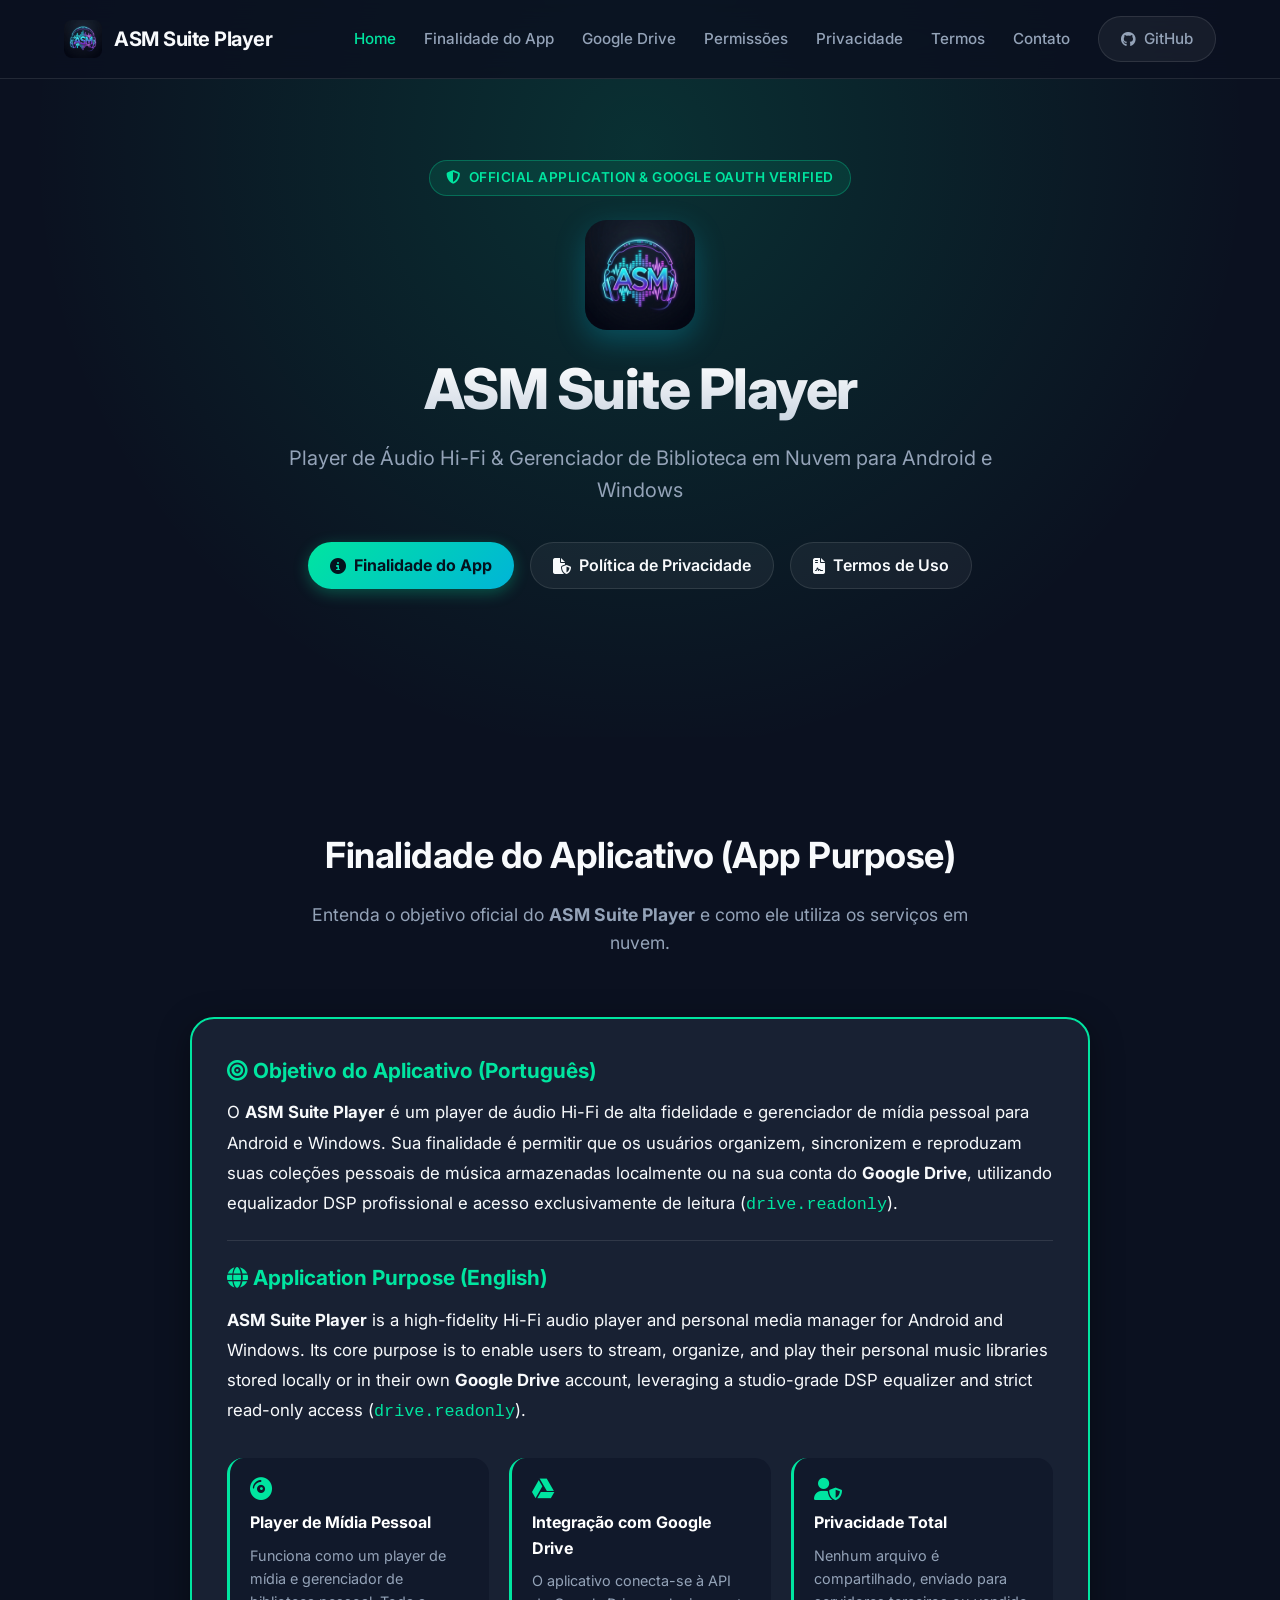
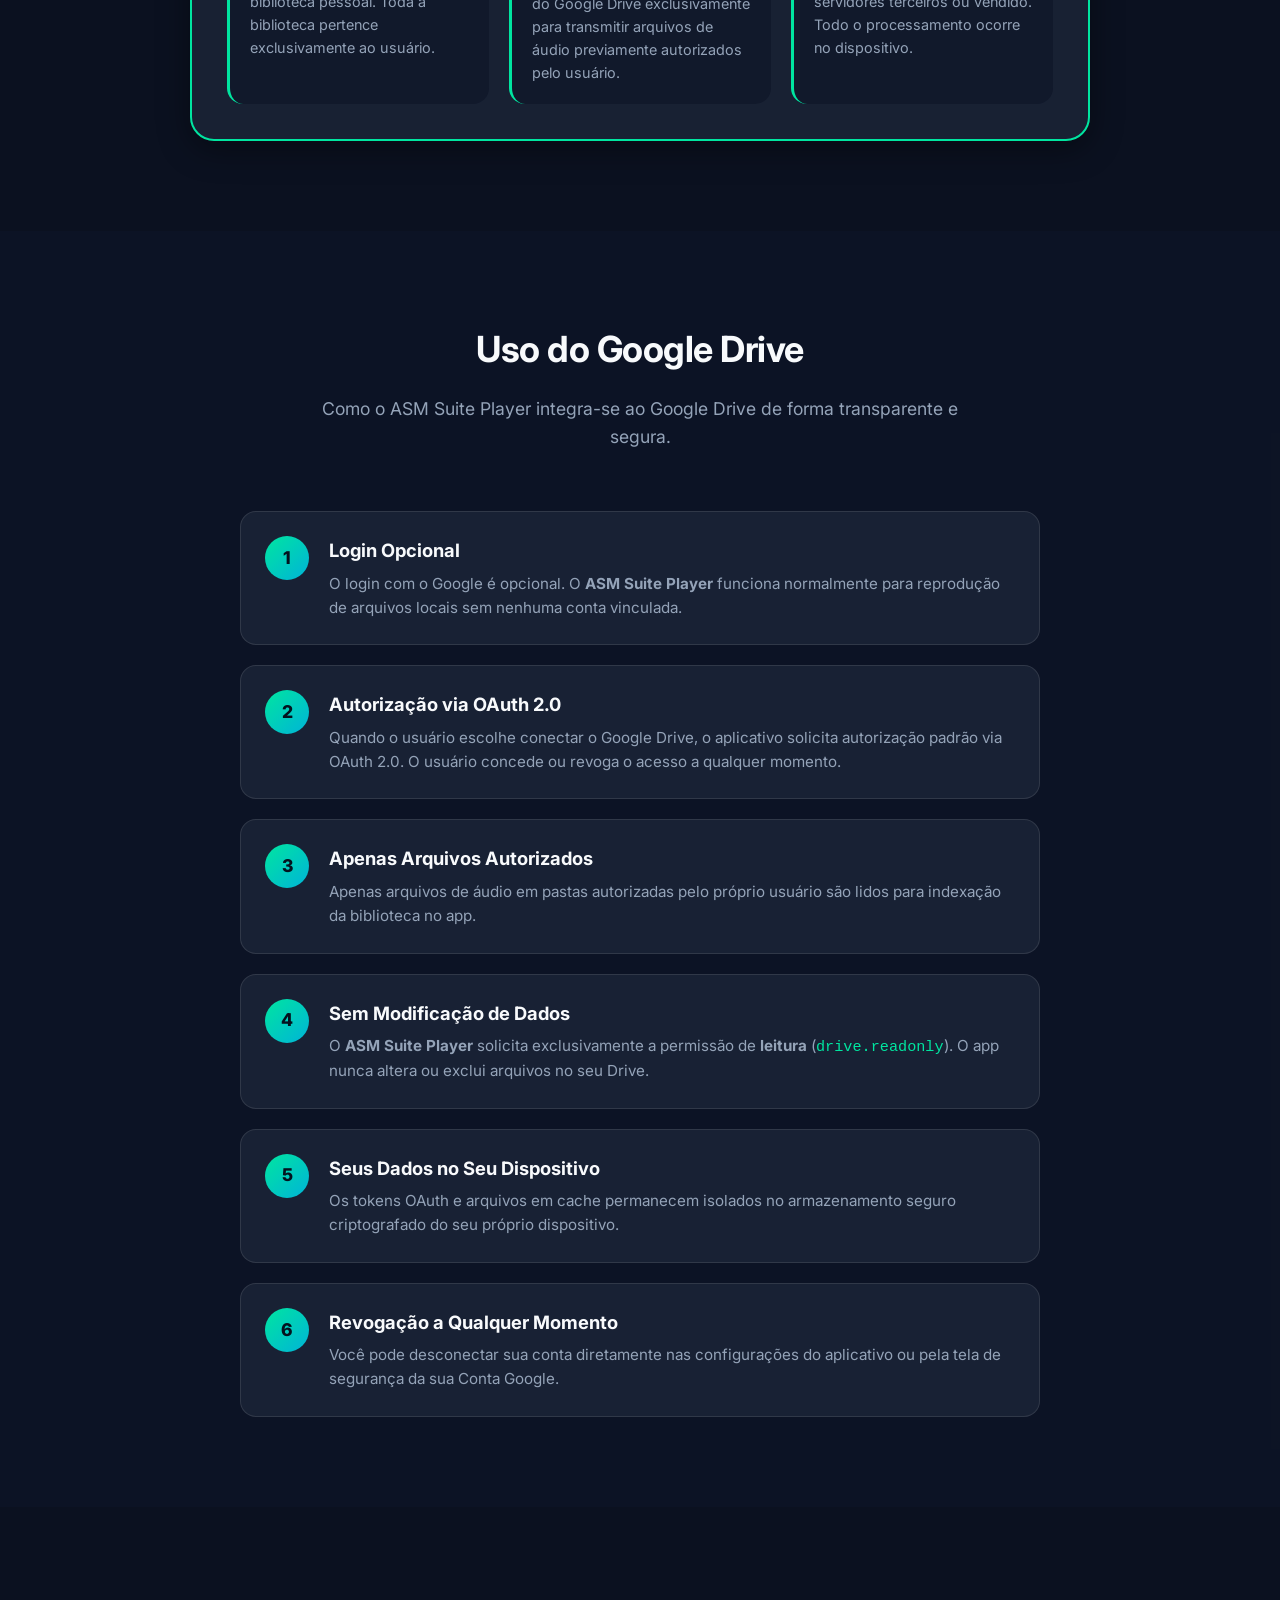
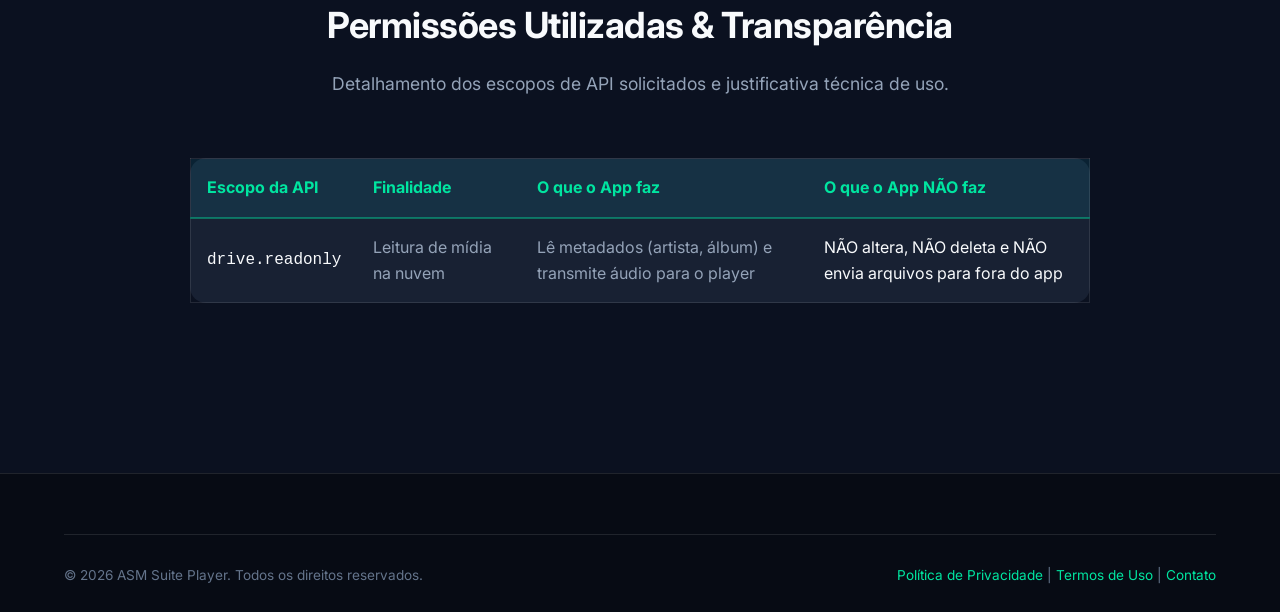
<file: index.html>
<!DOCTYPE html>
<html lang="pt-BR">
<head>
  <meta charset="UTF-8">
  <meta name="viewport" content="width=device-width, initial-scale=1.0">
  <title>ASM Suite Player</title>
  <meta name="description" content="ASM Suite Player é um aplicativo de áudio Hi-Fi para Android e Windows. Permite reproduzir e organizar sua biblioteca de músicas locais e do Google Drive.">
  <meta name="keywords" content="ASM Suite Player, Google Drive music player, Hi-Fi audio player, FLAC player, DSP equalizer, offline cloud music">
  <meta name="author" content="ASM Suite Player">
  <meta name="robots" content="index, follow">

  <!-- Google Search Console Ownership Verification -->
  <meta name="google-site-verification" content="google3342b60c19189181">
  <meta name="google-site-verification" content="googlef283ab7d643a1a4c">
  <link rel="canonical" href="https://andersonfcanel.github.io/ASM-Suite-Player/">

  <!-- Open Graph / Meta Identidade Oficial -->
  <meta property="og:type" content="website">
  <meta property="og:url" content="https://andersonfcanel.github.io/ASM-Suite-Player/">
  <meta property="og:title" content="ASM Suite Player">
  <meta property="og:description" content="ASM Suite Player é um player de áudio Hi-Fi para Android e Windows que permite reproduzir sua biblioteca musical armazenada no Google Drive com acesso somente leitura.">
  <meta property="og:image" content="https://andersonfcanel.github.io/ASM-Suite-Player/assets/images/logo.png">

  <!-- Twitter Card -->
  <meta name="twitter:card" content="summary_large_image">
  <meta name="twitter:title" content="ASM Suite Player">
  <meta name="twitter:description" content="Player de áudio Hi-Fi com integração ao Google Drive. Reproduza sua biblioteca pessoal com qualidade lossless e equalizador DSP.">
  <meta name="twitter:image" content="https://andersonfcanel.github.io/ASM-Suite-Player/assets/images/logo.png">

  <!-- Favicons & Manifest -->
  <link rel="icon" type="image/png" href="assets/images/logo.png">
  <link rel="manifest" href="site.webmanifest">

  <!-- Fonts & Icons -->
  <link rel="preconnect" href="https://fonts.googleapis.com">
  <link rel="preconnect" href="https://fonts.gstatic.com" crossorigin>
  <link href="https://fonts.googleapis.com/css2?family=Inter:wght@400;500;600;700;800&display=swap" rel="stylesheet">
  <link rel="stylesheet" href="https://cdnjs.cloudflare.com/ajax/libs/font-awesome/6.4.0/css/all.min.css">

  <!-- Stylesheet -->
  <link rel="stylesheet" href="assets/css/style.css">

  <!-- JSON-LD Structured Data -->
  <script type="application/ld+json">
  {
    "@context": "https://schema.org",
    "@type": "SoftwareApplication",
    "name": "ASM Suite Player",
    "operatingSystem": "Android, Windows",
    "applicationCategory": "MultimediaApplication",
    "description": "ASM Suite Player é um aplicativo de áudio Hi-Fi e gerenciador de mídia para Android e Windows. Permite organizar e reproduzir sua biblioteca de áudio pessoal armazenada no Google Drive com acesso somente leitura (drive.readonly).",
    "url": "https://andersonfcanel.github.io/ASM-Suite-Player/",
    "logo": "https://andersonfcanel.github.io/ASM-Suite-Player/assets/images/logo.png",
    "image": "https://andersonfcanel.github.io/ASM-Suite-Player/assets/images/logo.png",
    "author": {
      "@type": "Person",
      "name": "Anderson F. Canel"
    },
    "offers": {
      "@type": "Offer",
      "price": "0",
      "priceCurrency": "BRL"
    },
    "sameAs": [
      "https://github.com/AndersonFCanel/ASM-Suite-Player"
    ]
  }
  </script>
</head>
<body>

  <!-- Navigation Bar -->
  <header class="navbar">
    <div class="container nav-container">
      <a href="index.html" class="brand-logo">
        <img src="assets/images/logo.png" alt="ASM Suite Player Official Logo" width="40" height="40">
        <span>ASM Suite Player</span>
      </a>

      <button class="mobile-toggle" id="mobileToggle" aria-label="Toggle Navigation">
        <i class="fa-solid fa-bars"></i>
      </button>

      <ul class="nav-links" id="navLinks">
        <li><a href="index.html" class="active">Home</a></li>
        <li><a href="#purpose">Finalidade do App</a></li>
        <li><a href="#google-drive-usage">Google Drive</a></li>
        <li><a href="#permissions">Permissões</a></li>
        <li><a href="privacy.html">Privacidade</a></li>
        <li><a href="terms.html">Termos</a></li>
        <li><a href="contact.html">Contato</a></li>
        <li>
          <a href="https://github.com/AndersonFCanel/ASM-Suite-Player" target="_blank" rel="noopener" class="btn-outline">
            <i class="fa-brands fa-github"></i> GitHub
          </a>
        </li>
      </ul>
    </div>
  </header>

  <!-- Hero Section -->
  <section class="hero">
    <div class="container">
      <div class="hero-badge">
        <i class="fa-solid fa-shield-halved"></i> Official Application &amp; Google OAuth Verified
      </div>

      <div style="margin-bottom: 20px;">
        <img src="assets/images/logo.png" alt="ASM Suite Player Logo" style="width: 110px; height: 110px; border-radius: 22px; box-shadow: 0 10px 30px rgba(6, 182, 212, 0.3);">
      </div>

      <h1 class="hero-title">ASM Suite Player</h1>
      <p class="hero-subtitle">Player de Áudio Hi-Fi &amp; Gerenciador de Biblioteca em Nuvem para Android e Windows</p>

      <div class="hero-actions">
        <a href="#purpose" class="btn-cta">
          <i class="fa-solid fa-circle-info"></i> Finalidade do App
        </a>
        <a href="privacy.html" class="btn-outline">
          <i class="fa-solid fa-file-shield"></i> Política de Privacidade
        </a>
        <a href="terms.html" class="btn-outline">
          <i class="fa-solid fa-file-contract"></i> Termos de Uso
        </a>
      </div>
    </div>
  </section>

  <!-- ===== SEÇÃO 1: FINALIDADE DO APLICATIVO (APP PURPOSE) ===== -->
  <section class="section" id="purpose">
    <div class="container">
      <h2 class="section-title">Finalidade do Aplicativo (App Purpose)</h2>
      <p class="section-subtitle">
        Entenda o objetivo oficial do <strong>ASM Suite Player</strong> e como ele utiliza os serviços em nuvem.
      </p>

      <!-- Bloco Destacado Bilingue -->
      <div style="background: var(--bg-card); border: 2px solid var(--accent-cyan); border-radius: var(--radius-lg); padding: 35px; max-width: 900px; margin: 0 auto; box-shadow: 0 8px 32px rgba(0,0,0,0.4);" class="glassmorphism">
        
        <div style="border-bottom: 1px solid var(--border-color); padding-bottom: 20px; margin-bottom: 20px;">
          <h3 style="color: var(--accent-cyan); font-size: 1.3rem; margin: 0 0 10px;">
            <i class="fa-solid fa-bullseye"></i> Objetivo do Aplicativo (Português)
          </h3>
          <p style="color: var(--text-primary); font-size: 1.05rem; line-height: 1.8; margin: 0;">
            O <strong>ASM Suite Player</strong> é um player de áudio Hi-Fi de alta fidelidade e gerenciador de mídia pessoal para Android e Windows. 
            Sua finalidade é permitir que os usuários organizem, sincronizem e reproduzam suas coleções pessoais de música armazenadas localmente ou na sua conta do <strong>Google Drive</strong>, utilizando equalizador DSP profissional e acesso exclusivamente de leitura (<code style="color: var(--accent-cyan);">drive.readonly</code>).
          </p>
        </div>

        <div>
          <h3 style="color: var(--accent-cyan); font-size: 1.3rem; margin: 0 0 10px;">
            <i class="fa-solid fa-globe"></i> Application Purpose (English)
          </h3>
          <p style="color: var(--text-primary); font-size: 1.05rem; line-height: 1.8; margin: 0;">
            <strong>ASM Suite Player</strong> is a high-fidelity Hi-Fi audio player and personal media manager for Android and Windows. 
            Its core purpose is to enable users to stream, organize, and play their personal music libraries stored locally or in their own <strong>Google Drive</strong> account, leveraging a studio-grade DSP equalizer and strict read-only access (<code style="color: var(--accent-cyan);">drive.readonly</code>).
          </p>
        </div>

        <div style="display: grid; grid-template-columns: repeat(auto-fit, minmax(250px, 1fr)); gap: 20px; margin-top: 30px;">
          <div style="background: rgba(15,23,42,0.8); padding: 20px; border-radius: var(--radius-md); border-left: 3px solid var(--accent-cyan);">
            <i class="fa-solid fa-compact-disc" style="color: var(--accent-cyan); font-size: 1.4rem; margin-bottom: 10px;"></i>
            <h4 style="color: #fff; font-size: 1rem; margin: 0 0 8px;">Player de Mídia Pessoal</h4>
            <p style="color: var(--text-muted); font-size: 0.9rem; margin: 0; line-height: 1.6;">
              Funciona como um player de mídia e gerenciador de biblioteca pessoal. Toda a biblioteca pertence exclusivamente ao usuário.
            </p>
          </div>

          <div style="background: rgba(15,23,42,0.8); padding: 20px; border-radius: var(--radius-md); border-left: 3px solid var(--accent-cyan);">
            <i class="fa-brands fa-google-drive" style="color: var(--accent-cyan); font-size: 1.4rem; margin-bottom: 10px;"></i>
            <h4 style="color: #fff; font-size: 1rem; margin: 0 0 8px;">Integração com Google Drive</h4>
            <p style="color: var(--text-muted); font-size: 0.9rem; margin: 0; line-height: 1.6;">
              O aplicativo conecta-se à API do Google Drive exclusivamente para transmitir arquivos de áudio previamente autorizados pelo usuário.
            </p>
          </div>

          <div style="background: rgba(15,23,42,0.8); padding: 20px; border-radius: var(--radius-md); border-left: 3px solid var(--accent-cyan);">
            <i class="fa-solid fa-user-shield" style="color: var(--accent-cyan); font-size: 1.4rem; margin-bottom: 10px;"></i>
            <h4 style="color: #fff; font-size: 1rem; margin: 0 0 8px;">Privacidade Total</h4>
            <p style="color: var(--text-muted); font-size: 0.9rem; margin: 0; line-height: 1.6;">
              Nenhum arquivo é compartilhado, enviado para servidores terceiros ou vendido. Todo o processamento ocorre no dispositivo.
            </p>
          </div>
        </div>
      </div>
    </div>
  </section>

  <!-- ===== SEÇÃO 2: USO DO GOOGLE DRIVE ===== -->
  <section class="section" id="google-drive-usage" style="background: rgba(15, 23, 42, 0.5);">
    <div class="container">
      <h2 class="section-title">Uso do Google Drive</h2>
      <p class="section-subtitle">Como o ASM Suite Player integra-se ao Google Drive de forma transparente e segura.</p>

      <div class="workflow-steps">
        <div class="step-item">
          <div class="step-number">1</div>
          <div class="step-content">
            <h3>Login Opcional</h3>
            <p>O login com o Google é opcional. O <strong>ASM Suite Player</strong> funciona normalmente para reprodução de arquivos locais sem nenhuma conta vinculada.</p>
          </div>
        </div>

        <div class="step-item">
          <div class="step-number">2</div>
          <div class="step-content">
            <h3>Autorização via OAuth 2.0</h3>
            <p>Quando o usuário escolhe conectar o Google Drive, o aplicativo solicita autorização padrão via OAuth 2.0. O usuário concede ou revoga o acesso a qualquer momento.</p>
          </div>
        </div>

        <div class="step-item">
          <div class="step-number">3</div>
          <div class="step-content">
            <h3>Apenas Arquivos Autorizados</h3>
            <p>Apenas arquivos de áudio em pastas autorizadas pelo próprio usuário são lidos para indexação da biblioteca no app.</p>
          </div>
        </div>

        <div class="step-item">
          <div class="step-number">4</div>
          <div class="step-content">
            <h3>Sem Modificação de Dados</h3>
            <p>O <strong>ASM Suite Player</strong> solicita exclusivamente a permissão de <strong>leitura</strong> (<code style="color: var(--accent-cyan);">drive.readonly</code>). O app nunca altera ou exclui arquivos no seu Drive.</p>
          </div>
        </div>

        <div class="step-item">
          <div class="step-number">5</div>
          <div class="step-content">
            <h3>Seus Dados no Seu Dispositivo</h3>
            <p>Os tokens OAuth e arquivos em cache permanecem isolados no armazenamento seguro criptografado do seu próprio dispositivo.</p>
          </div>
        </div>

        <div class="step-item">
          <div class="step-number">6</div>
          <div class="step-content">
            <h3>Revogação a Qualquer Momento</h3>
            <p>Você pode desconectar sua conta diretamente nas configurações do aplicativo ou pela tela de segurança da sua Conta Google.</p>
          </div>
        </div>
      </div>
    </div>
  </section>

  <!-- ===== SEÇÃO 3: PERMISSÕES UTILIZADAS ===== -->
  <section class="section" id="permissions">
    <div class="container">
      <h2 class="section-title">Permissões Utilizadas &amp; Transparência</h2>
      <p class="section-subtitle">Detalhamento dos escopos de API solicitados e justificativa técnica de uso.</p>

      <div style="overflow-x: auto; max-width: 900px; margin: 0 auto;">
        <table style="width: 100%; border-collapse: collapse; background: var(--bg-card); border-radius: var(--radius-md); border: 1px solid var(--border-color);">
          <thead>
            <tr style="background: rgba(6, 182, 212, 0.1); text-align: left; border-bottom: 2px solid var(--border-active);">
              <th style="padding: 16px; color: var(--accent-cyan);">Escopo da API</th>
              <th style="padding: 16px; color: var(--accent-cyan);">Finalidade</th>
              <th style="padding: 16px; color: var(--accent-cyan);">O que o App faz</th>
              <th style="padding: 16px; color: var(--accent-cyan);">O que o App NÃO faz</th>
            </tr>
          </thead>
          <tbody>
            <tr style="border-bottom: 1px solid var(--border-color);">
              <td style="padding: 16px; font-family: monospace; color: var(--text-primary);">drive.readonly</td>
              <td style="padding: 16px; color: var(--text-muted);">Leitura de mídia na nuvem</td>
              <td style="padding: 16px; color: var(--text-muted);">Lê metadados (artista, álbum) e transmite áudio para o player</td>
              <td style="padding: 16px; color: var(--accent-red);">NÃO altera, NÃO deleta e NÃO envia arquivos para fora do app</td>
            </tr>
          </tbody>
        </table>
      </div>
    </div>
  </section>

  <!-- Footer -->
  <footer class="footer">
    <div class="container">
      <div class="footer-bottom">
        <div>&copy; 2026 ASM Suite Player. Todos os direitos reservados.</div>
        <div>
          <a href="privacy.html">Política de Privacidade</a> | 
          <a href="terms.html">Termos de Uso</a> | 
          <a href="contact.html">Contato</a>
        </div>
      </div>
    </div>
  </footer>

  <script src="assets/js/main.js"></script>
</body>
</html>
</file>
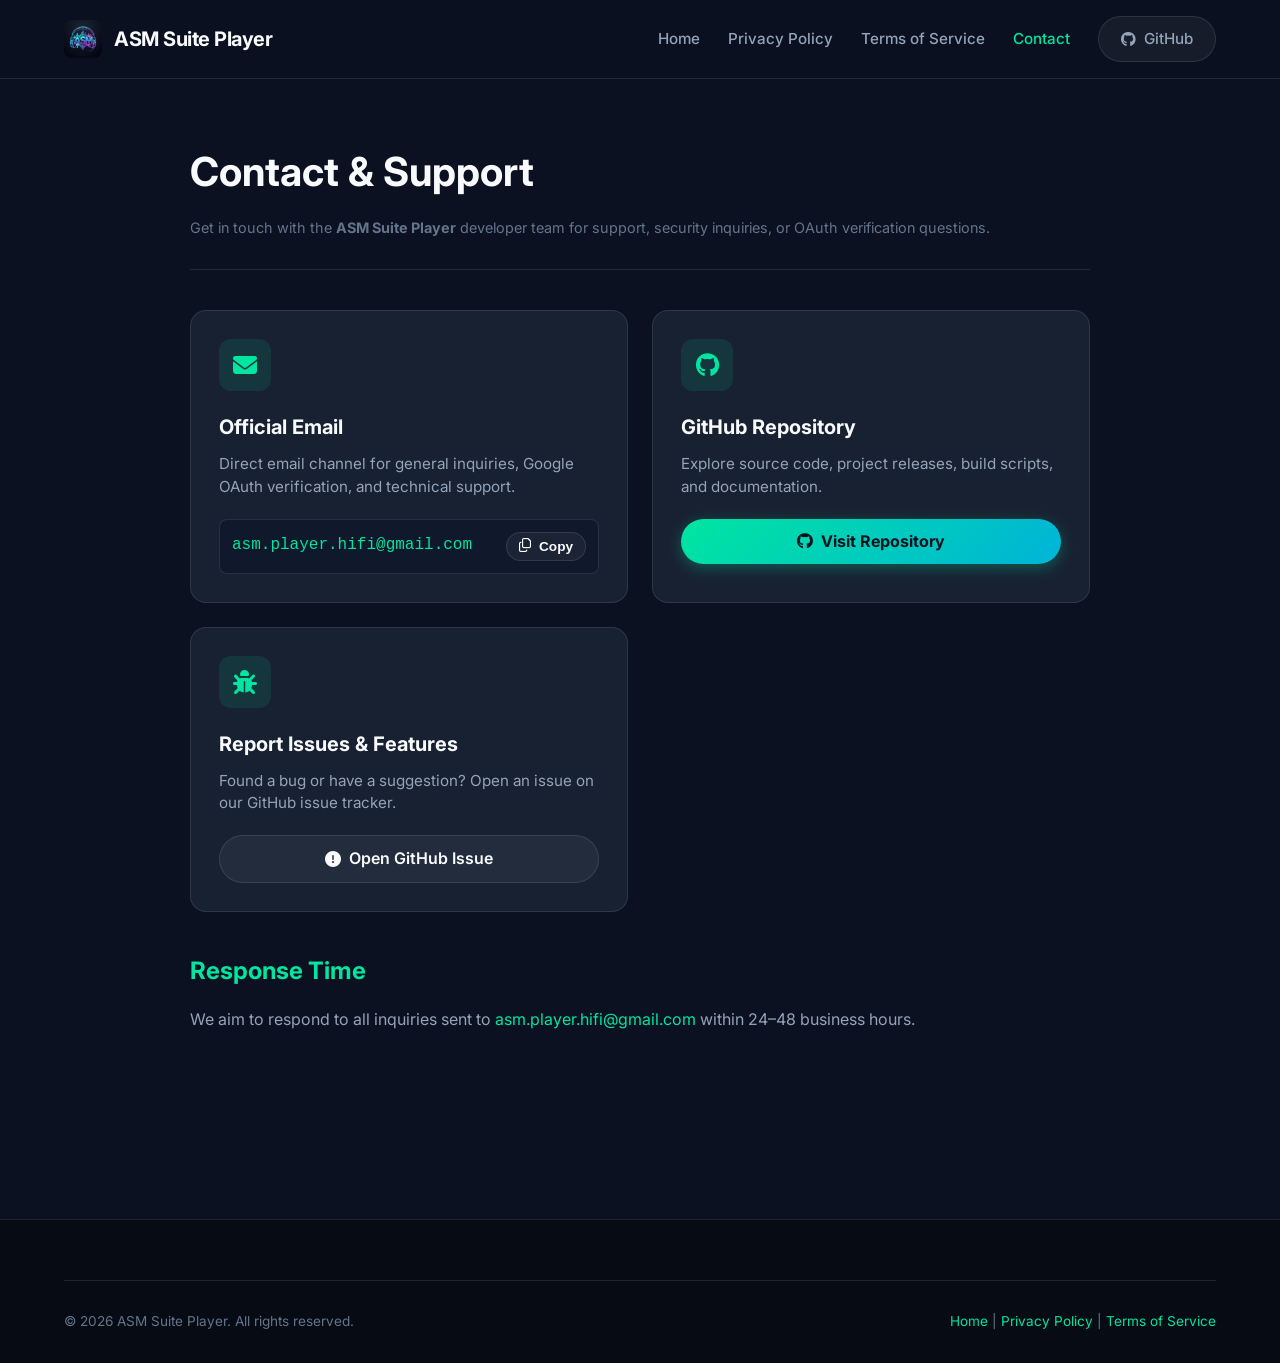
<file: contact.html>
<!DOCTYPE html>
<html lang="en">
<head>
  <meta charset="UTF-8">
  <meta name="viewport" content="width=device-width, initial-scale=1.0">
  <title>Contact & Support — ASM Suite Player</title>
  <meta name="description" content="Contact the ASM Suite Player development team, report issues on GitHub, or request support for Google Drive audio integration.">
  <meta name="robots" content="index, follow">
  <meta name="google-site-verification" content="google3342b60c19189181">
  <link rel="canonical" href="https://andersonfcanel.github.io/ASM-Suite-Player/contact.html">

  <link rel="icon" type="image/png" href="assets/images/logo.png">
  <link rel="manifest" href="site.webmanifest">

  <link rel="preconnect" href="https://fonts.googleapis.com">
  <link rel="preconnect" href="https://fonts.gstatic.com" crossorigin>
  <link href="https://fonts.googleapis.com/css2?family=Inter:wght@400;500;600;700;800&display=swap" rel="stylesheet">
  <link rel="stylesheet" href="https://cdnjs.cloudflare.com/ajax/libs/font-awesome/6.4.0/css/all.min.css">

  <link rel="stylesheet" href="assets/css/style.css">
</head>
<body>

  <!-- Navigation Bar -->
  <header class="navbar">
    <div class="container nav-container">
      <a href="index.html" class="brand-logo">
        <img src="assets/images/logo.png" alt="ASM Suite Player Logo">
        <span>ASM Suite Player</span>
      </a>

      <button class="mobile-toggle" id="mobileToggle" aria-label="Toggle Navigation">
        <i class="fa-solid fa-bars"></i>
      </button>

      <ul class="nav-links" id="navLinks">
        <li><a href="index.html">Home</a></li>
        <li><a href="privacy.html">Privacy Policy</a></li>
        <li><a href="terms.html">Terms of Service</a></li>
        <li><a href="contact.html" class="active">Contact</a></li>
        <li>
          <a href="https://github.com/AndersonFCanel/ASM-Suite-Player" target="_blank" rel="noopener" class="btn-outline">
            <i class="fa-brands fa-github"></i> GitHub
          </a>
        </li>
      </ul>
    </div>
  </header>

  <!-- Document Container -->
  <main class="container doc-container">
    <div class="doc-header">
      <h1>Contact & Support</h1>
      <p class="doc-meta">
        Get in touch with the <strong>ASM Suite Player</strong> developer team for support, security inquiries, or OAuth verification questions.
      </p>
    </div>

    <div class="grid-cards" style="margin-bottom: 40px;">
      <!-- Email Support Card -->
      <div class="card">
        <div class="card-icon"><i class="fa-solid fa-envelope"></i></div>
        <h3 class="card-title">Official Email</h3>
        <p class="card-desc" style="margin-bottom: 20px;">Direct email channel for general inquiries, Google OAuth verification, and technical support.</p>
        <div style="background: rgba(15, 23, 42, 0.8); padding: 12px; border-radius: var(--radius-sm); border: 1px solid var(--border-color); display: flex; justify-content: space-between; align-items: center;">
          <span style="font-family: monospace; color: var(--accent-cyan);">asm.player.hifi@gmail.com</span>
          <button class="btn-outline js-copy-email" style="padding: 6px 12px; font-size: 0.85rem;">
            <i class="fa-regular fa-copy"></i> Copy
          </button>
        </div>
      </div>

      <!-- GitHub Repository Card -->
      <div class="card">
        <div class="card-icon"><i class="fa-brands fa-github"></i></div>
        <h3 class="card-title">GitHub Repository</h3>
        <p class="card-desc" style="margin-bottom: 20px;">Explore source code, project releases, build scripts, and documentation.</p>
        <a href="https://github.com/AndersonFCanel/ASM-Suite-Player" target="_blank" rel="noopener" class="btn-cta" style="width: 100%; justify-content: center;">
          <i class="fa-brands fa-github"></i> Visit Repository
        </a>
      </div>

      <!-- Issues Card -->
      <div class="card">
        <div class="card-icon"><i class="fa-solid fa-bug"></i></div>
        <h3 class="card-title">Report Issues & Features</h3>
        <p class="card-desc" style="margin-bottom: 20px;">Found a bug or have a suggestion? Open an issue on our GitHub issue tracker.</p>
        <a href="https://github.com/AndersonFCanel/ASM-Suite-Player/issues" target="_blank" rel="noopener" class="btn-outline" style="width: 100%; justify-content: center;">
          <i class="fa-solid fa-circle-exclamation"></i> Open GitHub Issue
        </a>
      </div>
    </div>

    <article class="doc-content">
      <h2>Response Time</h2>
      <p>
        We aim to respond to all inquiries sent to <a href="mailto:asm.player.hifi@gmail.com">asm.player.hifi@gmail.com</a> within 24–48 business hours.
      </p>
    </article>
  </main>

  <!-- Footer -->
  <footer class="footer">
    <div class="container">
      <div class="footer-bottom">
        <div>&copy; 2026 ASM Suite Player. All rights reserved.</div>
        <div><a href="index.html">Home</a> | <a href="privacy.html">Privacy Policy</a> | <a href="terms.html">Terms of Service</a></div>
      </div>
    </div>
  </footer>

  <script src="assets/js/main.js"></script>
</body>
</html>
</file>
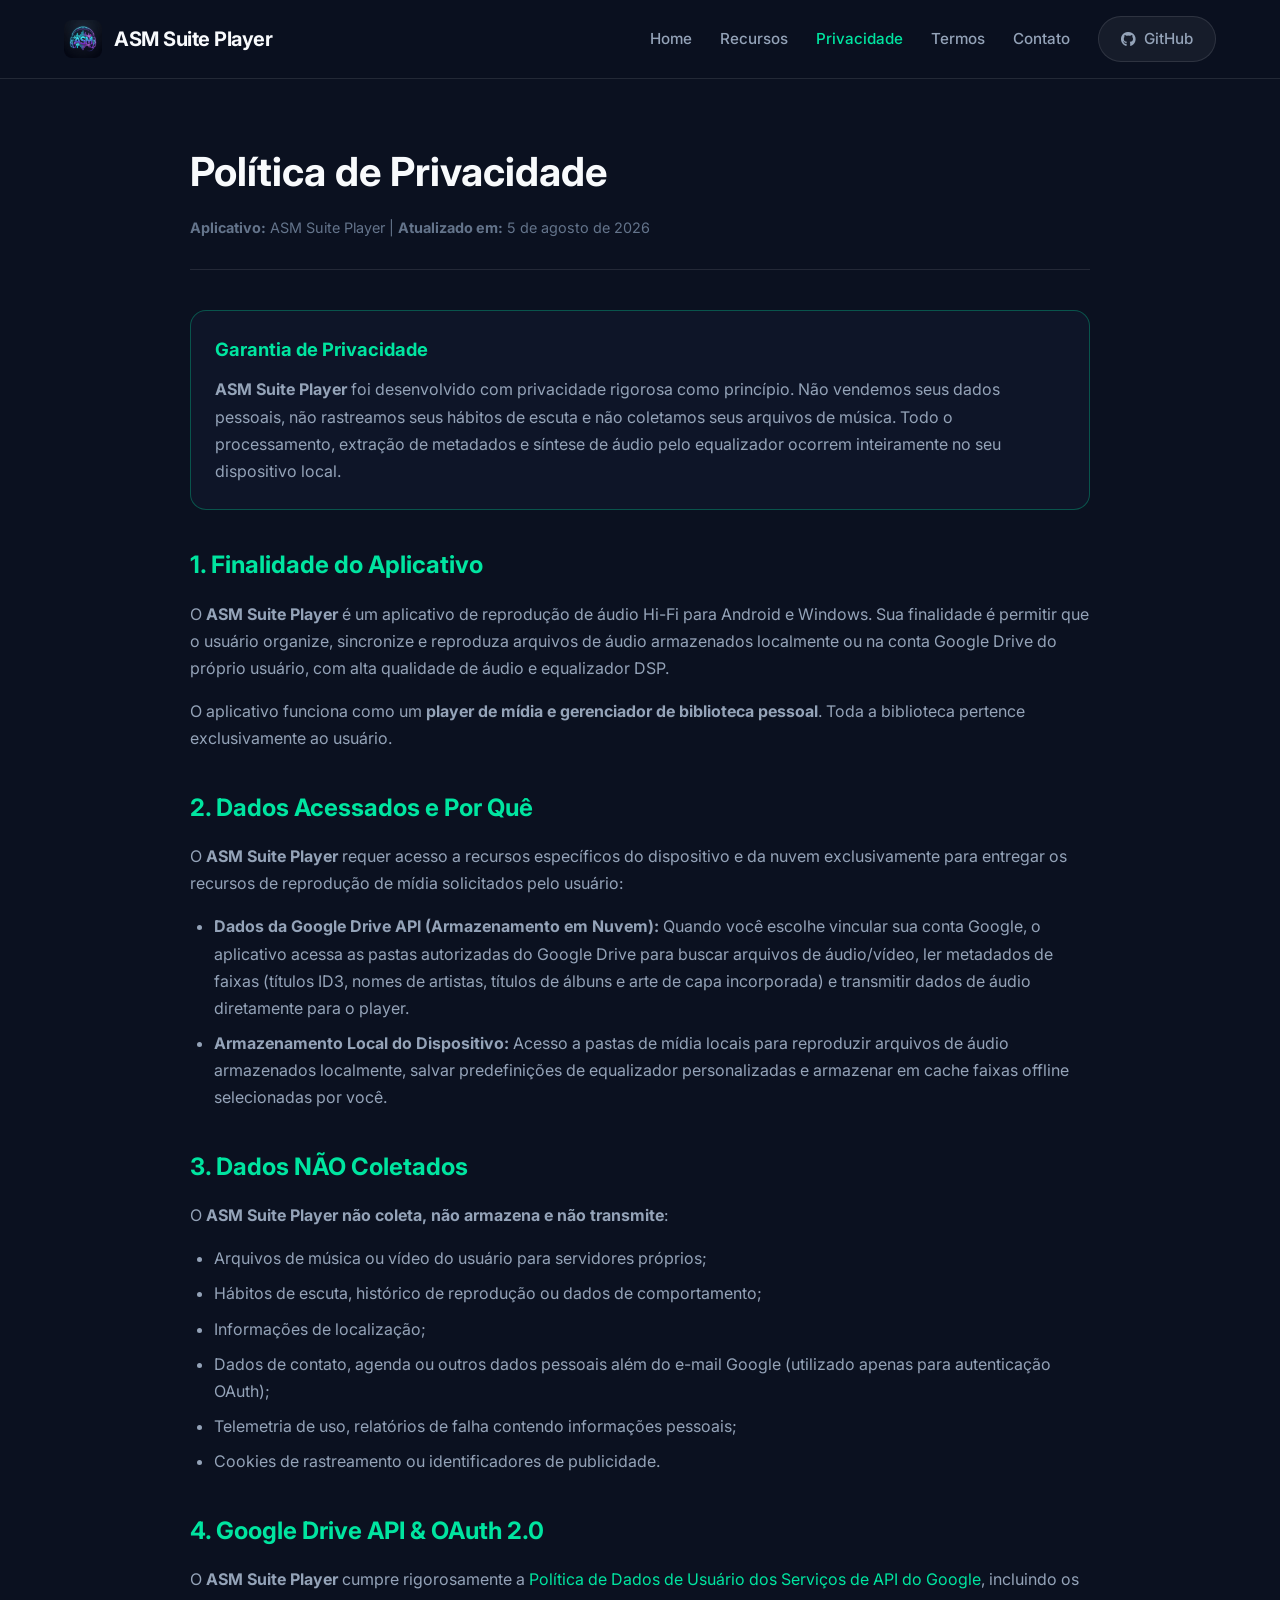
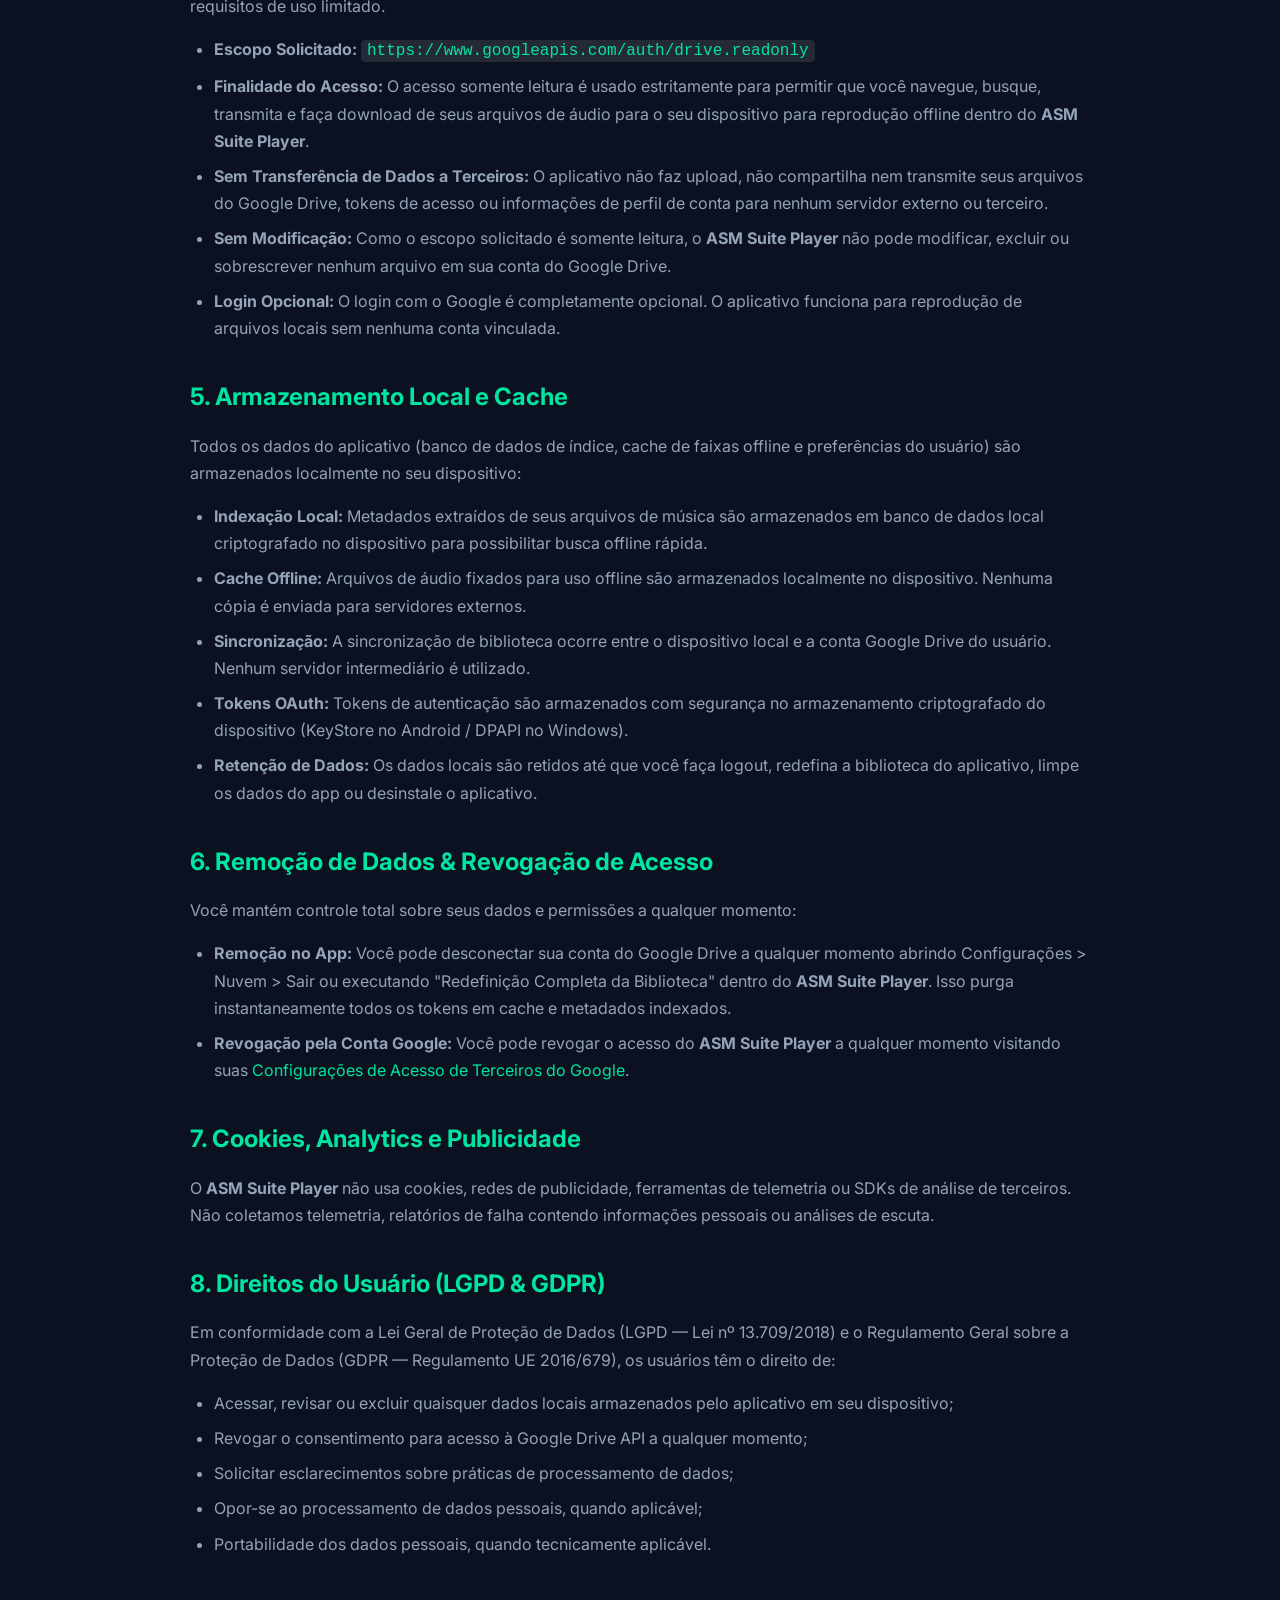
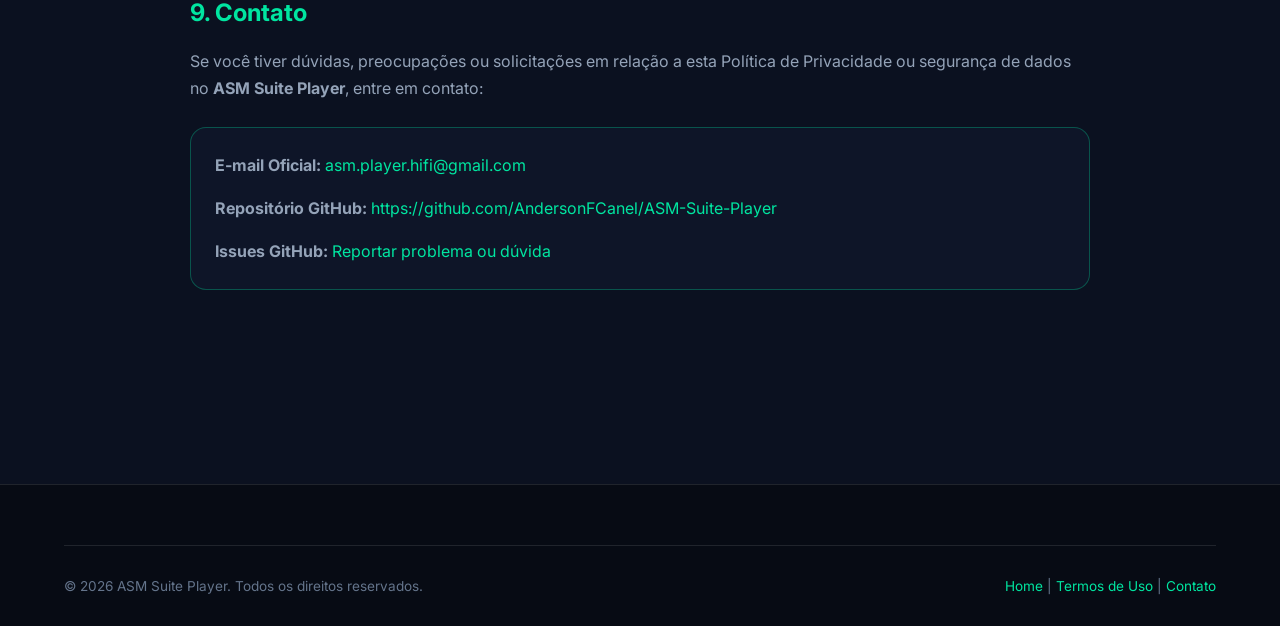
<file: privacy.html>
<!DOCTYPE html>
<html lang="pt-BR">
<head>
  <meta charset="UTF-8">
  <meta name="viewport" content="width=device-width, initial-scale=1.0">
  <title>Política de Privacidade — ASM Suite Player</title>
  <meta name="description" content="Política de Privacidade do ASM Suite Player — detalhamento do uso da Google Drive API, proteção de dados, armazenamento local e direitos do usuário conforme LGPD e GDPR.">
  <meta name="robots" content="index, follow">
  <meta name="google-site-verification" content="google3342b60c19189181">
  <link rel="canonical" href="https://andersonfcanel.github.io/ASM-Suite-Player/privacy.html">

  <!-- Open Graph -->
  <meta property="og:type" content="article">
  <meta property="og:url" content="https://andersonfcanel.github.io/ASM-Suite-Player/privacy.html">
  <meta property="og:title" content="Política de Privacidade — ASM Suite Player">
  <meta property="og:description" content="Saiba como o ASM Suite Player protege sua privacidade e utiliza a Google Drive API exclusivamente para reprodução de músicas autorizadas pelo usuário.">

  <!-- Favicons -->
  <link rel="icon" type="image/png" href="assets/images/logo.png">
  <link rel="manifest" href="site.webmanifest">

  <!-- Fonts & Icons -->
  <link rel="preconnect" href="https://fonts.googleapis.com">
  <link rel="preconnect" href="https://fonts.gstatic.com" crossorigin>
  <link href="https://fonts.googleapis.com/css2?family=Inter:wght@400;500;600;700;800&display=swap" rel="stylesheet">
  <link rel="stylesheet" href="https://cdnjs.cloudflare.com/ajax/libs/font-awesome/6.4.0/css/all.min.css">

  <link rel="stylesheet" href="assets/css/style.css">
</head>
<body>

  <!-- Navigation Bar -->
  <header class="navbar">
    <div class="container nav-container">
      <a href="index.html" class="brand-logo">
        <img src="assets/images/logo.png" alt="ASM Suite Player Logo">
        <span>ASM Suite Player</span>
      </a>

      <button class="mobile-toggle" id="mobileToggle" aria-label="Toggle Navigation">
        <i class="fa-solid fa-bars"></i>
      </button>

      <ul class="nav-links" id="navLinks">
        <li><a href="index.html">Home</a></li>
        <li><a href="index.html#features">Recursos</a></li>
        <li><a href="privacy.html" class="active">Privacidade</a></li>
        <li><a href="terms.html">Termos</a></li>
        <li><a href="contact.html">Contato</a></li>
        <li>
          <a href="https://github.com/AndersonFCanel/ASM-Suite-Player" target="_blank" rel="noopener" class="btn-outline">
            <i class="fa-brands fa-github"></i> GitHub
          </a>
        </li>
      </ul>
    </div>
  </header>

  <!-- Document Container -->
  <main class="container doc-container">
    <div class="doc-header">
      <h1>Política de Privacidade</h1>
      <p class="doc-meta">
        <strong>Aplicativo:</strong> ASM Suite Player |
        <strong>Atualizado em:</strong> 5 de agosto de 2026
      </p>
    </div>

    <article class="doc-content">

      <!-- Garantia resumida -->
      <div class="doc-box">
        <h3 style="margin-top: 0; color: var(--accent-cyan);">Garantia de Privacidade</h3>
        <p style="margin-bottom: 0;">
          <strong>ASM Suite Player</strong> foi desenvolvido com privacidade rigorosa como princípio.
          Não vendemos seus dados pessoais, não rastreamos seus hábitos de escuta e não coletamos seus arquivos de música.
          Todo o processamento, extração de metadados e síntese de áudio pelo equalizador ocorrem inteiramente no seu dispositivo local.
        </p>
      </div>

      <h2>1. Finalidade do Aplicativo</h2>
      <p>
        O <strong>ASM Suite Player</strong> é um aplicativo de reprodução de áudio Hi-Fi para Android e Windows.
        Sua finalidade é permitir que o usuário organize, sincronize e reproduza arquivos de áudio armazenados
        localmente ou na conta Google Drive do próprio usuário, com alta qualidade de áudio e equalizador DSP.
      </p>
      <p>
        O aplicativo funciona como um <strong>player de mídia e gerenciador de biblioteca pessoal</strong>.
        Toda a biblioteca pertence exclusivamente ao usuário.
      </p>

      <h2>2. Dados Acessados e Por Quê</h2>
      <p>
        O <strong>ASM Suite Player</strong> requer acesso a recursos específicos do dispositivo e da nuvem
        exclusivamente para entregar os recursos de reprodução de mídia solicitados pelo usuário:
      </p>
      <ul>
        <li>
          <strong>Dados da Google Drive API (Armazenamento em Nuvem):</strong> Quando você escolhe vincular
          sua conta Google, o aplicativo acessa as pastas autorizadas do Google Drive para buscar arquivos
          de áudio/vídeo, ler metadados de faixas (títulos ID3, nomes de artistas, títulos de álbuns e
          arte de capa incorporada) e transmitir dados de áudio diretamente para o player.
        </li>
        <li>
          <strong>Armazenamento Local do Dispositivo:</strong> Acesso a pastas de mídia locais para
          reproduzir arquivos de áudio armazenados localmente, salvar predefinições de equalizador
          personalizadas e armazenar em cache faixas offline selecionadas por você.
        </li>
      </ul>

      <h2>3. Dados NÃO Coletados</h2>
      <p>O <strong>ASM Suite Player</strong> <strong>não coleta, não armazena e não transmite</strong>:</p>
      <ul>
        <li>Arquivos de música ou vídeo do usuário para servidores próprios;</li>
        <li>Hábitos de escuta, histórico de reprodução ou dados de comportamento;</li>
        <li>Informações de localização;</li>
        <li>Dados de contato, agenda ou outros dados pessoais além do e-mail Google (utilizado apenas para autenticação OAuth);</li>
        <li>Telemetria de uso, relatórios de falha contendo informações pessoais;</li>
        <li>Cookies de rastreamento ou identificadores de publicidade.</li>
      </ul>

      <h2>4. Google Drive API &amp; OAuth 2.0</h2>
      <p>
        O <strong>ASM Suite Player</strong> cumpre rigorosamente a
        <a href="https://developers.google.com/terms/api-services-user-data-policy" target="_blank" rel="noopener">Política de Dados de Usuário dos Serviços de API do Google</a>,
        incluindo os requisitos de uso limitado.
      </p>
      <ul>
        <li>
          <strong>Escopo Solicitado:</strong>
          <code style="background: rgba(255,255,255,0.1); padding: 2px 6px; border-radius: 4px; color: var(--accent-cyan);">https://www.googleapis.com/auth/drive.readonly</code>
        </li>
        <li>
          <strong>Finalidade do Acesso:</strong> O acesso somente leitura é usado estritamente para
          permitir que você navegue, busque, transmita e faça download de seus arquivos de áudio para
          o seu dispositivo para reprodução offline dentro do <strong>ASM Suite Player</strong>.
        </li>
        <li>
          <strong>Sem Transferência de Dados a Terceiros:</strong> O aplicativo não faz upload, não compartilha
          nem transmite seus arquivos do Google Drive, tokens de acesso ou informações de perfil de conta
          para nenhum servidor externo ou terceiro.
        </li>
        <li>
          <strong>Sem Modificação:</strong> Como o escopo solicitado é somente leitura, o
          <strong>ASM Suite Player</strong> não pode modificar, excluir ou sobrescrever nenhum arquivo
          em sua conta do Google Drive.
        </li>
        <li>
          <strong>Login Opcional:</strong> O login com o Google é completamente opcional. O aplicativo
          funciona para reprodução de arquivos locais sem nenhuma conta vinculada.
        </li>
      </ul>

      <h2>5. Armazenamento Local e Cache</h2>
      <p>
        Todos os dados do aplicativo (banco de dados de índice, cache de faixas offline e preferências do usuário)
        são armazenados localmente no seu dispositivo:
      </p>
      <ul>
        <li>
          <strong>Indexação Local:</strong> Metadados extraídos de seus arquivos de música são armazenados
          em banco de dados local criptografado no dispositivo para possibilitar busca offline rápida.
        </li>
        <li>
          <strong>Cache Offline:</strong> Arquivos de áudio fixados para uso offline são armazenados localmente
          no dispositivo. Nenhuma cópia é enviada para servidores externos.
        </li>
        <li>
          <strong>Sincronização:</strong> A sincronização de biblioteca ocorre entre o dispositivo local e
          a conta Google Drive do usuário. Nenhum servidor intermediário é utilizado.
        </li>
        <li>
          <strong>Tokens OAuth:</strong> Tokens de autenticação são armazenados com segurança no
          armazenamento criptografado do dispositivo (KeyStore no Android / DPAPI no Windows).
        </li>
        <li>
          <strong>Retenção de Dados:</strong> Os dados locais são retidos até que você faça logout,
          redefina a biblioteca do aplicativo, limpe os dados do app ou desinstale o aplicativo.
        </li>
      </ul>

      <h2>6. Remoção de Dados &amp; Revogação de Acesso</h2>
      <p>Você mantém controle total sobre seus dados e permissões a qualquer momento:</p>
      <ul>
        <li>
          <strong>Remoção no App:</strong> Você pode desconectar sua conta do Google Drive a qualquer
          momento abrindo Configurações &gt; Nuvem &gt; Sair ou executando "Redefinição Completa da Biblioteca"
          dentro do <strong>ASM Suite Player</strong>. Isso purga instantaneamente todos os tokens em
          cache e metadados indexados.
        </li>
        <li>
          <strong>Revogação pela Conta Google:</strong> Você pode revogar o acesso do
          <strong>ASM Suite Player</strong> a qualquer momento visitando suas
          <a href="https://myaccount.google.com/permissions" target="_blank" rel="noopener">Configurações de Acesso de Terceiros do Google</a>.
        </li>
      </ul>

      <h2>7. Cookies, Analytics e Publicidade</h2>
      <p>
        O <strong>ASM Suite Player</strong> não usa cookies, redes de publicidade, ferramentas de
        telemetria ou SDKs de análise de terceiros. Não coletamos telemetria, relatórios de falha
        contendo informações pessoais ou análises de escuta.
      </p>

      <h2>8. Direitos do Usuário (LGPD &amp; GDPR)</h2>
      <p>
        Em conformidade com a Lei Geral de Proteção de Dados (LGPD — Lei nº 13.709/2018) e o
        Regulamento Geral sobre a Proteção de Dados (GDPR — Regulamento UE 2016/679), os usuários têm o direito de:
      </p>
      <ul>
        <li>Acessar, revisar ou excluir quaisquer dados locais armazenados pelo aplicativo em seu dispositivo;</li>
        <li>Revogar o consentimento para acesso à Google Drive API a qualquer momento;</li>
        <li>Solicitar esclarecimentos sobre práticas de processamento de dados;</li>
        <li>Opor-se ao processamento de dados pessoais, quando aplicável;</li>
        <li>Portabilidade dos dados pessoais, quando tecnicamente aplicável.</li>
      </ul>

      <h2>9. Contato</h2>
      <p>
        Se você tiver dúvidas, preocupações ou solicitações em relação a esta Política de Privacidade
        ou segurança de dados no <strong>ASM Suite Player</strong>, entre em contato:
      </p>
      <div class="doc-box">
        <p><strong>E-mail Oficial:</strong> <a href="mailto:asm.player.hifi@gmail.com">asm.player.hifi@gmail.com</a></p>
        <p><strong>Repositório GitHub:</strong> <a href="https://github.com/AndersonFCanel/ASM-Suite-Player" target="_blank" rel="noopener">https://github.com/AndersonFCanel/ASM-Suite-Player</a></p>
        <p style="margin-bottom: 0;"><strong>Issues GitHub:</strong> <a href="https://github.com/AndersonFCanel/ASM-Suite-Player/issues" target="_blank" rel="noopener">Reportar problema ou dúvida</a></p>
      </div>
    </article>
  </main>

  <!-- Footer -->
  <footer class="footer">
    <div class="container">
      <div class="footer-bottom">
        <div>&copy; 2026 ASM Suite Player. Todos os direitos reservados.</div>
        <div><a href="index.html">Home</a> | <a href="terms.html">Termos de Uso</a> | <a href="contact.html">Contato</a></div>
      </div>
    </div>
  </footer>

  <script src="assets/js/main.js"></script>
</body>
</html>
</file>
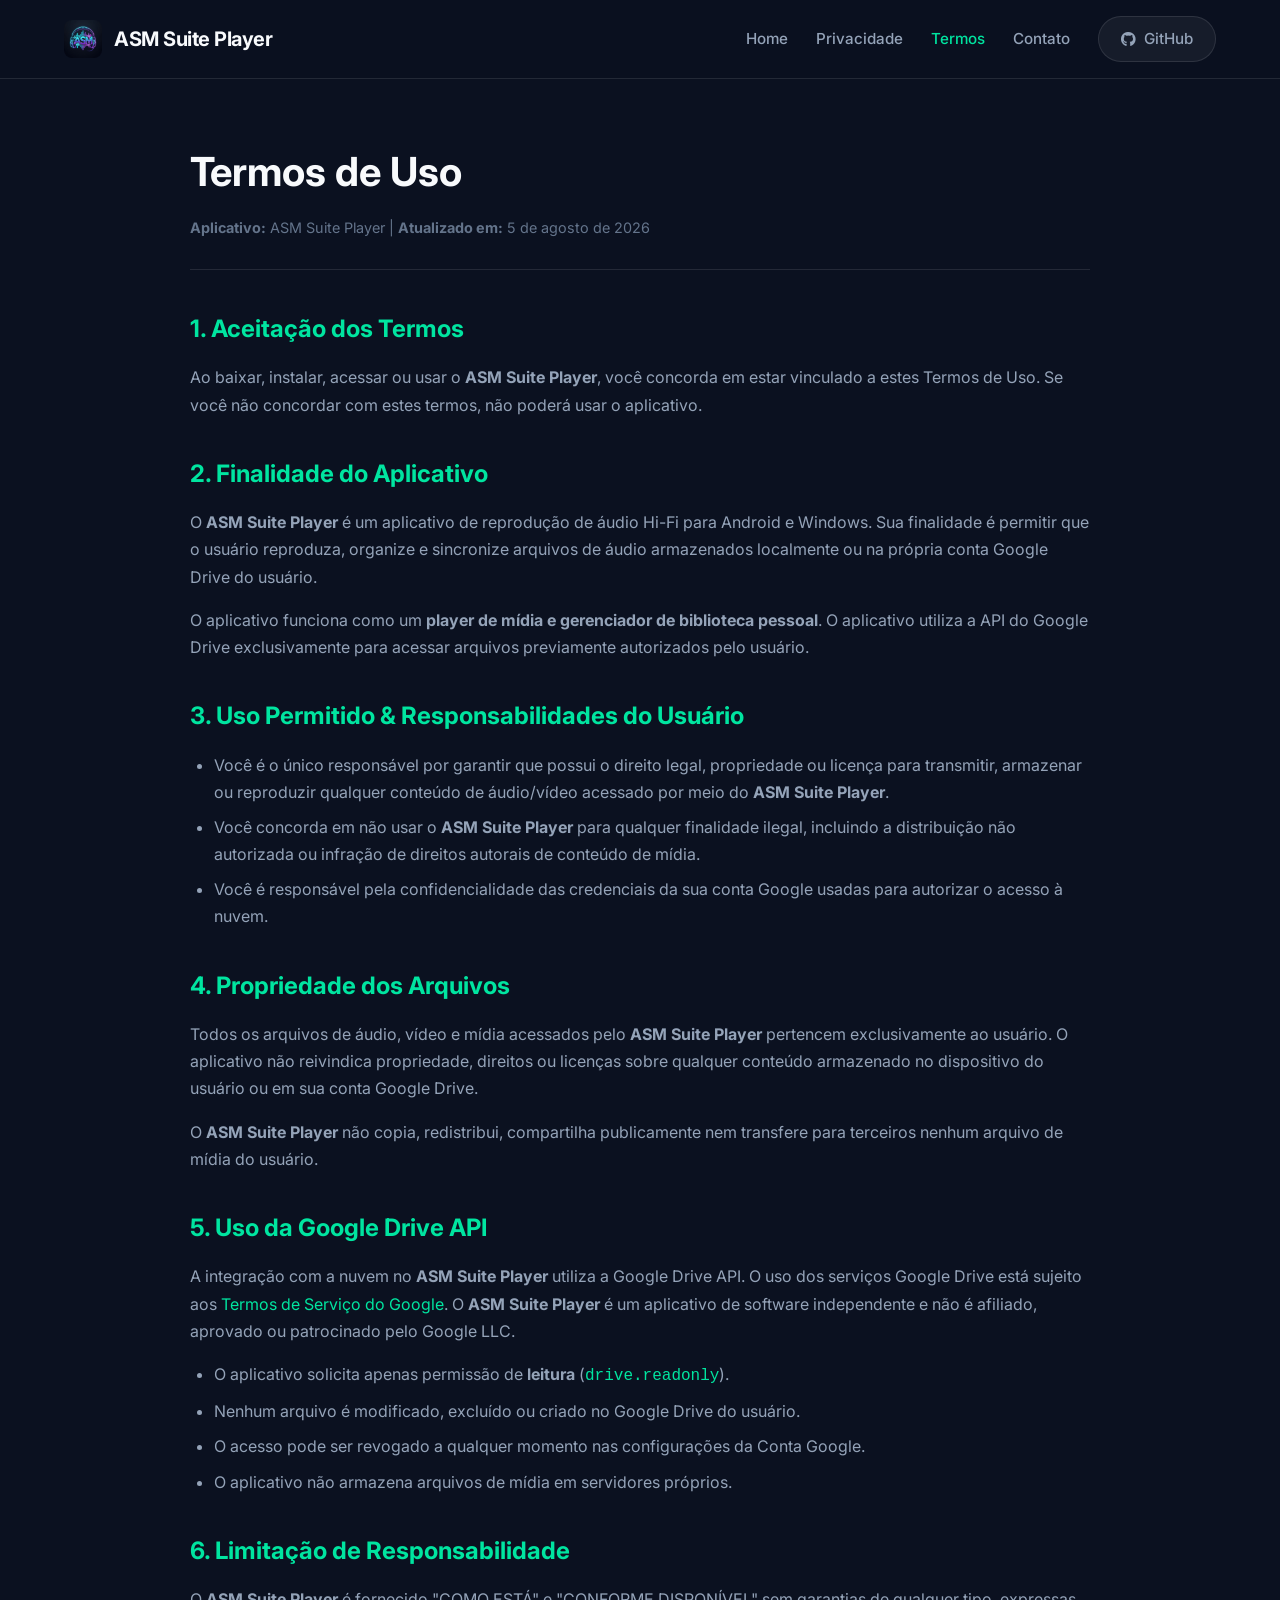
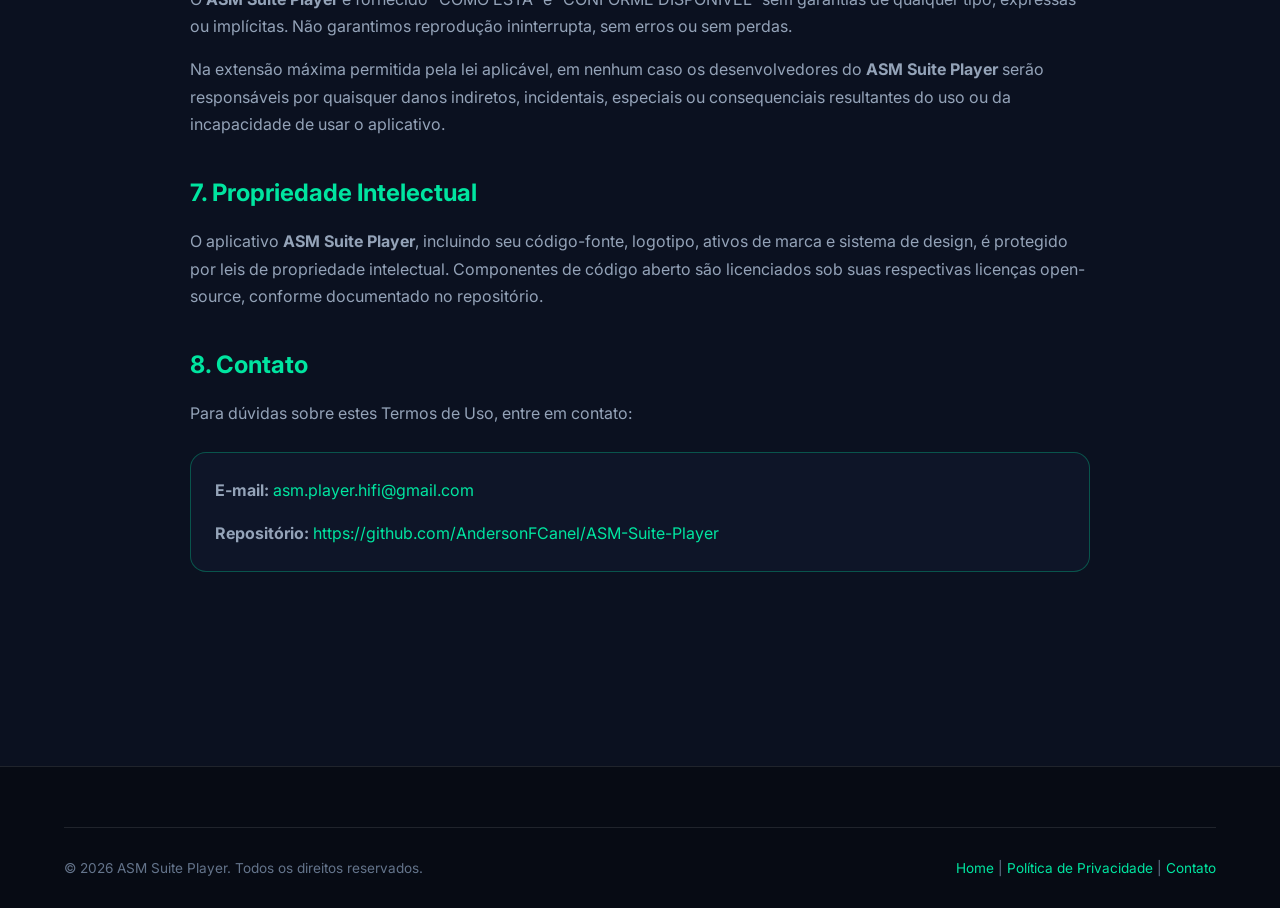
<file: terms.html>
<!DOCTYPE html>
<html lang="pt-BR">
<head>
  <meta charset="UTF-8">
  <meta name="viewport" content="width=device-width, initial-scale=1.0">
  <title>Termos de Uso — ASM Suite Player</title>
  <meta name="description" content="Termos de Uso do ASM Suite Player — condições de utilização, responsabilidades do usuário, uso da Google Drive API e propriedade dos arquivos.">
  <meta name="robots" content="index, follow">
  <meta name="google-site-verification" content="google3342b60c19189181">
  <link rel="canonical" href="https://andersonfcanel.github.io/ASM-Suite-Player/terms.html">

  <link rel="icon" type="image/png" href="assets/images/logo.png">
  <link rel="manifest" href="site.webmanifest">

  <link rel="preconnect" href="https://fonts.googleapis.com">
  <link rel="preconnect" href="https://fonts.gstatic.com" crossorigin>
  <link href="https://fonts.googleapis.com/css2?family=Inter:wght@400;500;600;700;800&display=swap" rel="stylesheet">
  <link rel="stylesheet" href="https://cdnjs.cloudflare.com/ajax/libs/font-awesome/6.4.0/css/all.min.css">

  <link rel="stylesheet" href="assets/css/style.css">
</head>
<body>

  <!-- Navigation Bar -->
  <header class="navbar">
    <div class="container nav-container">
      <a href="index.html" class="brand-logo">
        <img src="assets/images/logo.png" alt="ASM Suite Player Logo">
        <span>ASM Suite Player</span>
      </a>

      <button class="mobile-toggle" id="mobileToggle" aria-label="Toggle Navigation">
        <i class="fa-solid fa-bars"></i>
      </button>

      <ul class="nav-links" id="navLinks">
        <li><a href="index.html">Home</a></li>
        <li><a href="privacy.html">Privacidade</a></li>
        <li><a href="terms.html" class="active">Termos</a></li>
        <li><a href="contact.html">Contato</a></li>
        <li>
          <a href="https://github.com/AndersonFCanel/ASM-Suite-Player" target="_blank" rel="noopener" class="btn-outline">
            <i class="fa-brands fa-github"></i> GitHub
          </a>
        </li>
      </ul>
    </div>
  </header>

  <!-- Document Container -->
  <main class="container doc-container">
    <div class="doc-header">
      <h1>Termos de Uso</h1>
      <p class="doc-meta">
        <strong>Aplicativo:</strong> ASM Suite Player |
        <strong>Atualizado em:</strong> 5 de agosto de 2026
      </p>
    </div>

    <article class="doc-content">

      <h2>1. Aceitação dos Termos</h2>
      <p>
        Ao baixar, instalar, acessar ou usar o <strong>ASM Suite Player</strong>, você concorda em estar
        vinculado a estes Termos de Uso. Se você não concordar com estes termos, não poderá usar o aplicativo.
      </p>

      <h2>2. Finalidade do Aplicativo</h2>
      <p>
        O <strong>ASM Suite Player</strong> é um aplicativo de reprodução de áudio Hi-Fi para Android e Windows.
        Sua finalidade é permitir que o usuário reproduza, organize e sincronize arquivos de áudio armazenados
        localmente ou na própria conta Google Drive do usuário.
      </p>
      <p>
        O aplicativo funciona como um <strong>player de mídia e gerenciador de biblioteca pessoal</strong>.
        O aplicativo utiliza a API do Google Drive exclusivamente para acessar arquivos previamente autorizados pelo usuário.
      </p>

      <h2>3. Uso Permitido &amp; Responsabilidades do Usuário</h2>
      <ul>
        <li>
          Você é o único responsável por garantir que possui o direito legal, propriedade ou licença
          para transmitir, armazenar ou reproduzir qualquer conteúdo de áudio/vídeo acessado por meio
          do <strong>ASM Suite Player</strong>.
        </li>
        <li>
          Você concorda em não usar o <strong>ASM Suite Player</strong> para qualquer finalidade ilegal,
          incluindo a distribuição não autorizada ou infração de direitos autorais de conteúdo de mídia.
        </li>
        <li>
          Você é responsável pela confidencialidade das credenciais da sua conta Google usadas para
          autorizar o acesso à nuvem.
        </li>
      </ul>

      <h2>4. Propriedade dos Arquivos</h2>
      <p>
        Todos os arquivos de áudio, vídeo e mídia acessados pelo <strong>ASM Suite Player</strong>
        pertencem exclusivamente ao usuário. O aplicativo não reivindica propriedade, direitos ou
        licenças sobre qualquer conteúdo armazenado no dispositivo do usuário ou em sua conta Google Drive.
      </p>
      <p>
        O <strong>ASM Suite Player</strong> não copia, redistribui, compartilha publicamente nem
        transfere para terceiros nenhum arquivo de mídia do usuário.
      </p>

      <h2>5. Uso da Google Drive API</h2>
      <p>
        A integração com a nuvem no <strong>ASM Suite Player</strong> utiliza a Google Drive API.
        O uso dos serviços Google Drive está sujeito aos
        <a href="https://policies.google.com/terms" target="_blank" rel="noopener">Termos de Serviço do Google</a>.
        O <strong>ASM Suite Player</strong> é um aplicativo de software independente e não é afiliado,
        aprovado ou patrocinado pelo Google LLC.
      </p>
      <ul>
        <li>O aplicativo solicita apenas permissão de <strong>leitura</strong> (<code style="color: var(--accent-cyan);">drive.readonly</code>).</li>
        <li>Nenhum arquivo é modificado, excluído ou criado no Google Drive do usuário.</li>
        <li>O acesso pode ser revogado a qualquer momento nas configurações da Conta Google.</li>
        <li>O aplicativo não armazena arquivos de mídia em servidores próprios.</li>
      </ul>

      <h2>6. Limitação de Responsabilidade</h2>
      <p>
        O <strong>ASM Suite Player</strong> é fornecido "COMO ESTÁ" e "CONFORME DISPONÍVEL" sem
        garantias de qualquer tipo, expressas ou implícitas. Não garantimos reprodução ininterrupta,
        sem erros ou sem perdas.
      </p>
      <p>
        Na extensão máxima permitida pela lei aplicável, em nenhum caso os desenvolvedores do
        <strong>ASM Suite Player</strong> serão responsáveis por quaisquer danos indiretos, incidentais,
        especiais ou consequenciais resultantes do uso ou da incapacidade de usar o aplicativo.
      </p>

      <h2>7. Propriedade Intelectual</h2>
      <p>
        O aplicativo <strong>ASM Suite Player</strong>, incluindo seu código-fonte, logotipo, ativos
        de marca e sistema de design, é protegido por leis de propriedade intelectual.
        Componentes de código aberto são licenciados sob suas respectivas licenças open-source,
        conforme documentado no repositório.
      </p>

      <h2>8. Contato</h2>
      <p>
        Para dúvidas sobre estes Termos de Uso, entre em contato:
      </p>
      <div class="doc-box">
        <p><strong>E-mail:</strong> <a href="mailto:asm.player.hifi@gmail.com">asm.player.hifi@gmail.com</a></p>
        <p style="margin-bottom: 0;"><strong>Repositório:</strong> <a href="https://github.com/AndersonFCanel/ASM-Suite-Player" target="_blank" rel="noopener">https://github.com/AndersonFCanel/ASM-Suite-Player</a></p>
      </div>
    </article>
  </main>

  <!-- Footer -->
  <footer class="footer">
    <div class="container">
      <div class="footer-bottom">
        <div>&copy; 2026 ASM Suite Player. Todos os direitos reservados.</div>
        <div><a href="index.html">Home</a> | <a href="privacy.html">Política de Privacidade</a> | <a href="contact.html">Contato</a></div>
      </div>
    </div>
  </footer>

  <script src="assets/js/main.js"></script>
</body>
</html>
</file>
<file: assets/css/style.css>
/* ══════════════════════════════════════════════════════════════════════════════
   ASM Suite Player — Design System & Custom Stylesheet
   Theme: Hi-Fi Studio Dark / Glassmorphism / Vibrant Accents
   ══════════════════════════════════════════════════════════════════════════════ */

:root {
  --bg-main: #0B1120;
  --bg-surface: #0F172A;
  --bg-card: rgba(30, 41, 59, 0.7);
  --bg-card-hover: rgba(51, 65, 85, 0.8);
  --border-color: rgba(255, 255, 255, 0.1);
  --border-active: rgba(0, 229, 160, 0.4);
  
  --text-main: #F8FAFC;
  --text-muted: #94A3B8;
  --text-dim: #64748B;
  
  --accent-cyan: #00E5A0;
  --accent-blue: #00B4D8;
  --accent-gold: #FFD54F;
  --accent-purple: #A855F7;
  
  --grad-cyan: linear-gradient(135deg, #00E5A0 0%, #00B4D8 100%);
  --grad-gold: linear-gradient(135deg, #FFD54F 0%, #FF9800 100%);
  --grad-dark: linear-gradient(180deg, #0B1120 0%, #0F172A 100%);
  --grad-hero: radial-gradient(circle at 50% 20%, rgba(0, 229, 160, 0.15) 0%, rgba(11, 17, 32, 0) 70%);

  --font-family: 'Inter', -apple-system, BlinkMacSystemFont, "Segoe UI", Roboto, sans-serif;
  --radius-sm: 8px;
  --radius-md: 16px;
  --radius-lg: 24px;
  --shadow-glow: 0 0 25px rgba(0, 229, 160, 0.25);
  --transition: all 0.3s cubic-bezier(0.4, 0, 0.2, 1);
}

/* ── Reset Base ── */
*, *::before, *::after {
  box-sizing: border-box;
  margin: 0;
  padding: 0;
}

html {
  scroll-behavior: smooth;
  font-size: 16px;
}

body {
  font-family: var(--font-family);
  background-color: var(--bg-main);
  color: var(--text-main);
  line-height: 1.6;
  overflow-x: hidden;
  -webkit-font-smoothing: antialiased;
}

a {
  color: var(--accent-cyan);
  text-decoration: none;
  transition: var(--transition);
}

a:hover {
  color: #38BDF8;
}

/* ── Container Layout ── */
.container {
  max-width: 1200px;
  margin: 0 auto;
  padding: 0 24px;
}

/* ── Header & Navigation ── */
.navbar {
  position: fixed;
  top: 0;
  left: 0;
  width: 100%;
  z-index: 1000;
  background: rgba(11, 17, 32, 0.85);
  backdrop-filter: blur(16px);
  border-bottom: 1px solid var(--border-color);
  padding: 16px 0;
  transition: var(--transition);
}

.nav-container {
  display: flex;
  justify-content: space-between;
  align-items: center;
}

.brand-logo {
  display: flex;
  align-items: center;
  gap: 12px;
  font-weight: 700;
  font-size: 1.25rem;
  color: var(--text-main);
  letter-spacing: -0.5px;
}

.brand-logo img {
  width: 38px;
  height: 38px;
  border-radius: 8px;
}

.nav-links {
  display: flex;
  align-items: center;
  gap: 28px;
  list-style: none;
}

.nav-links a {
  color: var(--text-muted);
  font-weight: 500;
  font-size: 0.95rem;
}

.nav-links a:hover,
.nav-links a.active {
  color: var(--accent-cyan);
}

.btn-cta {
  display: inline-flex;
  align-items: center;
  gap: 8px;
  background: var(--grad-cyan);
  color: #04121E;
  font-weight: 700;
  padding: 10px 22px;
  border-radius: 50px;
  box-shadow: 0 4px 15px rgba(0, 229, 160, 0.3);
  transition: var(--transition);
}

.btn-cta:hover {
  transform: translateY(-2px);
  box-shadow: var(--shadow-glow);
  color: #04121E;
}

.btn-outline {
  display: inline-flex;
  align-items: center;
  gap: 8px;
  background: rgba(255, 255, 255, 0.05);
  border: 1px solid var(--border-color);
  color: var(--text-main);
  font-weight: 600;
  padding: 10px 22px;
  border-radius: 50px;
  transition: var(--transition);
}

.btn-outline:hover {
  background: rgba(255, 255, 255, 0.1);
  border-color: var(--accent-cyan);
  color: var(--accent-cyan);
}

/* Hamburger Mobile Toggle */
.mobile-toggle {
  display: none;
  background: none;
  border: none;
  color: var(--text-main);
  font-size: 1.5rem;
  cursor: pointer;
}

/* ── Hero Section ── */
.hero {
  position: relative;
  padding: 160px 0 100px;
  background: var(--grad-hero);
  text-align: center;
}

.hero-badge {
  display: inline-flex;
  align-items: center;
  gap: 8px;
  background: rgba(0, 229, 160, 0.1);
  border: 1px solid rgba(0, 229, 160, 0.3);
  color: var(--accent-cyan);
  padding: 6px 16px;
  border-radius: 50px;
  font-size: 0.85rem;
  font-weight: 600;
  margin-bottom: 24px;
  text-transform: uppercase;
  letter-spacing: 0.5px;
}

.hero-title {
  font-size: 3.5rem;
  font-weight: 800;
  line-height: 1.15;
  letter-spacing: -1.5px;
  margin-bottom: 20px;
  background: linear-gradient(180deg, #FFFFFF 0%, #CBD5E1 100%);
  -webkit-background-clip: text;
  -webkit-text-fill-color: transparent;
}

.hero-subtitle {
  font-size: 1.25rem;
  color: var(--text-muted);
  max-width: 760px;
  margin: 0 auto 36px;
  font-weight: 400;
}

.hero-actions {
  display: flex;
  justify-content: center;
  gap: 16px;
  flex-wrap: wrap;
  margin-bottom: 48px;
}

.hero-card-preview {
  margin-top: 40px;
  background: var(--bg-card);
  border: 1px solid var(--border-color);
  border-radius: var(--radius-lg);
  padding: 32px;
  backdrop-filter: blur(20px);
  box-shadow: 0 20px 40px rgba(0, 0, 0, 0.5);
  text-align: left;
}

.privacy-banner-box {
  background: rgba(0, 229, 160, 0.05);
  border: 1px stroke rgba(0, 229, 160, 0.2);
  border-left: 4px solid var(--accent-cyan);
  border-radius: var(--radius-sm);
  padding: 16px 20px;
  margin-top: 24px;
  font-size: 0.95rem;
  color: #E2E8F0;
}

/* ── Section Titles ── */
.section {
  padding: 90px 0;
}

.section-title {
  font-size: 2.25rem;
  font-weight: 700;
  text-align: center;
  margin-bottom: 16px;
  letter-spacing: -0.5px;
}

.section-subtitle {
  font-size: 1.1rem;
  color: var(--text-muted);
  text-align: center;
  max-width: 680px;
  margin: 0 auto 60px;
}

/* ── Feature Cards Grid ── */
.grid-cards {
  display: grid;
  grid-template-columns: repeat(auto-fit, minmax(320px, 1fr));
  gap: 24px;
}

.card {
  background: var(--bg-card);
  border: 1px solid var(--border-color);
  border-radius: var(--radius-md);
  padding: 28px;
  transition: var(--transition);
  position: relative;
  overflow: hidden;
}

.card:hover {
  background: var(--bg-card-hover);
  border-color: var(--border-active);
  transform: translateY(-4px);
}

.card-icon {
  width: 52px;
  height: 52px;
  border-radius: 12px;
  background: rgba(0, 229, 160, 0.1);
  color: var(--accent-cyan);
  display: flex;
  align-items: center;
  justify-content: center;
  font-size: 1.5rem;
  margin-bottom: 20px;
}

.card-title {
  font-size: 1.25rem;
  font-weight: 700;
  margin-bottom: 10px;
}

.card-desc {
  font-size: 0.95rem;
  color: var(--text-muted);
  line-height: 1.5;
}

/* ── How it works flow ── */
.workflow-steps {
  display: flex;
  flex-direction: column;
  gap: 20px;
  max-width: 800px;
  margin: 0 auto;
}

.step-item {
  display: flex;
  align-items: flex-start;
  gap: 20px;
  background: var(--bg-card);
  border: 1px solid var(--border-color);
  border-radius: var(--radius-md);
  padding: 24px;
}

.step-number {
  width: 44px;
  height: 44px;
  border-radius: 50%;
  background: var(--grad-cyan);
  color: #04121E;
  font-weight: 800;
  display: flex;
  align-items: center;
  justify-content: center;
  font-size: 1.1rem;
  flex-shrink: 0;
}

.step-content h3 {
  font-size: 1.15rem;
  margin-bottom: 6px;
}

.step-content p {
  color: var(--text-muted);
  font-size: 0.95rem;
}

/* ── Policy Document Layout ── */
.doc-container {
  padding: 140px 0 90px;
  max-width: 900px;
}

.doc-header {
  border-bottom: 1px solid var(--border-color);
  padding-bottom: 30px;
  margin-bottom: 40px;
}

.doc-header h1 {
  font-size: 2.5rem;
  margin-bottom: 12px;
}

.doc-meta {
  color: var(--text-dim);
  font-size: 0.9rem;
}

.doc-content h2 {
  font-size: 1.5rem;
  color: var(--accent-cyan);
  margin: 36px 0 16px;
}

.doc-content h3 {
  font-size: 1.15rem;
  margin: 24px 0 12px;
}

.doc-content p, .doc-content ul {
  color: var(--text-muted);
  margin-bottom: 16px;
  font-size: 1rem;
  line-height: 1.7;
}

.doc-content ul {
  padding-left: 24px;
}

.doc-content li {
  margin-bottom: 8px;
}

.doc-box {
  background: rgba(15, 23, 42, 0.9);
  border: 1px solid rgba(0, 229, 160, 0.3);
  border-radius: var(--radius-md);
  padding: 24px;
  margin: 24px 0;
}

/* ── Footer ── */
.footer {
  background: #070B14;
  border-top: 1px solid var(--border-color);
  padding: 60px 0 30px;
  margin-top: 80px;
}

.footer-grid {
  display: grid;
  grid-template-columns: 2fr repeat(3, 1fr);
  gap: 40px;
  margin-bottom: 50px;
}

.footer-brand h3 {
  font-size: 1.25rem;
  margin-bottom: 12px;
}

.footer-brand p {
  color: var(--text-dim);
  font-size: 0.9rem;
  max-width: 320px;
}

.footer-col h4 {
  font-size: 1rem;
  margin-bottom: 16px;
  color: var(--text-main);
}

.footer-col ul {
  list-style: none;
}

.footer-col li {
  margin-bottom: 10px;
}

.footer-col a {
  color: var(--text-muted);
  font-size: 0.9rem;
}

.footer-col a:hover {
  color: var(--accent-cyan);
}

.footer-bottom {
  border-top: 1px solid var(--border-color);
  padding-top: 30px;
  display: flex;
  justify-content: space-between;
  align-items: center;
  color: var(--text-dim);
  font-size: 0.85rem;
}

/* ── Responsiveness ── */
@media (max-width: 900px) {
  .hero-title { font-size: 2.5rem; }
  .footer-grid { grid-template-columns: 1fr 1fr; }
}

@media (max-width: 640px) {
  .hero-title { font-size: 2rem; }
  .mobile-toggle { display: block; }
  .nav-links {
    display: none;
    position: absolute;
    top: 100%;
    left: 0;
    width: 100%;
    background: #0B1120;
    flex-direction: column;
    padding: 24px;
    border-bottom: 1px solid var(--border-color);
  }
  .nav-links.active { display: flex; }
  .footer-grid { grid-template-columns: 1fr; }
  .footer-bottom { flex-direction: column; gap: 12px; text-align: center; }
}
</file>
